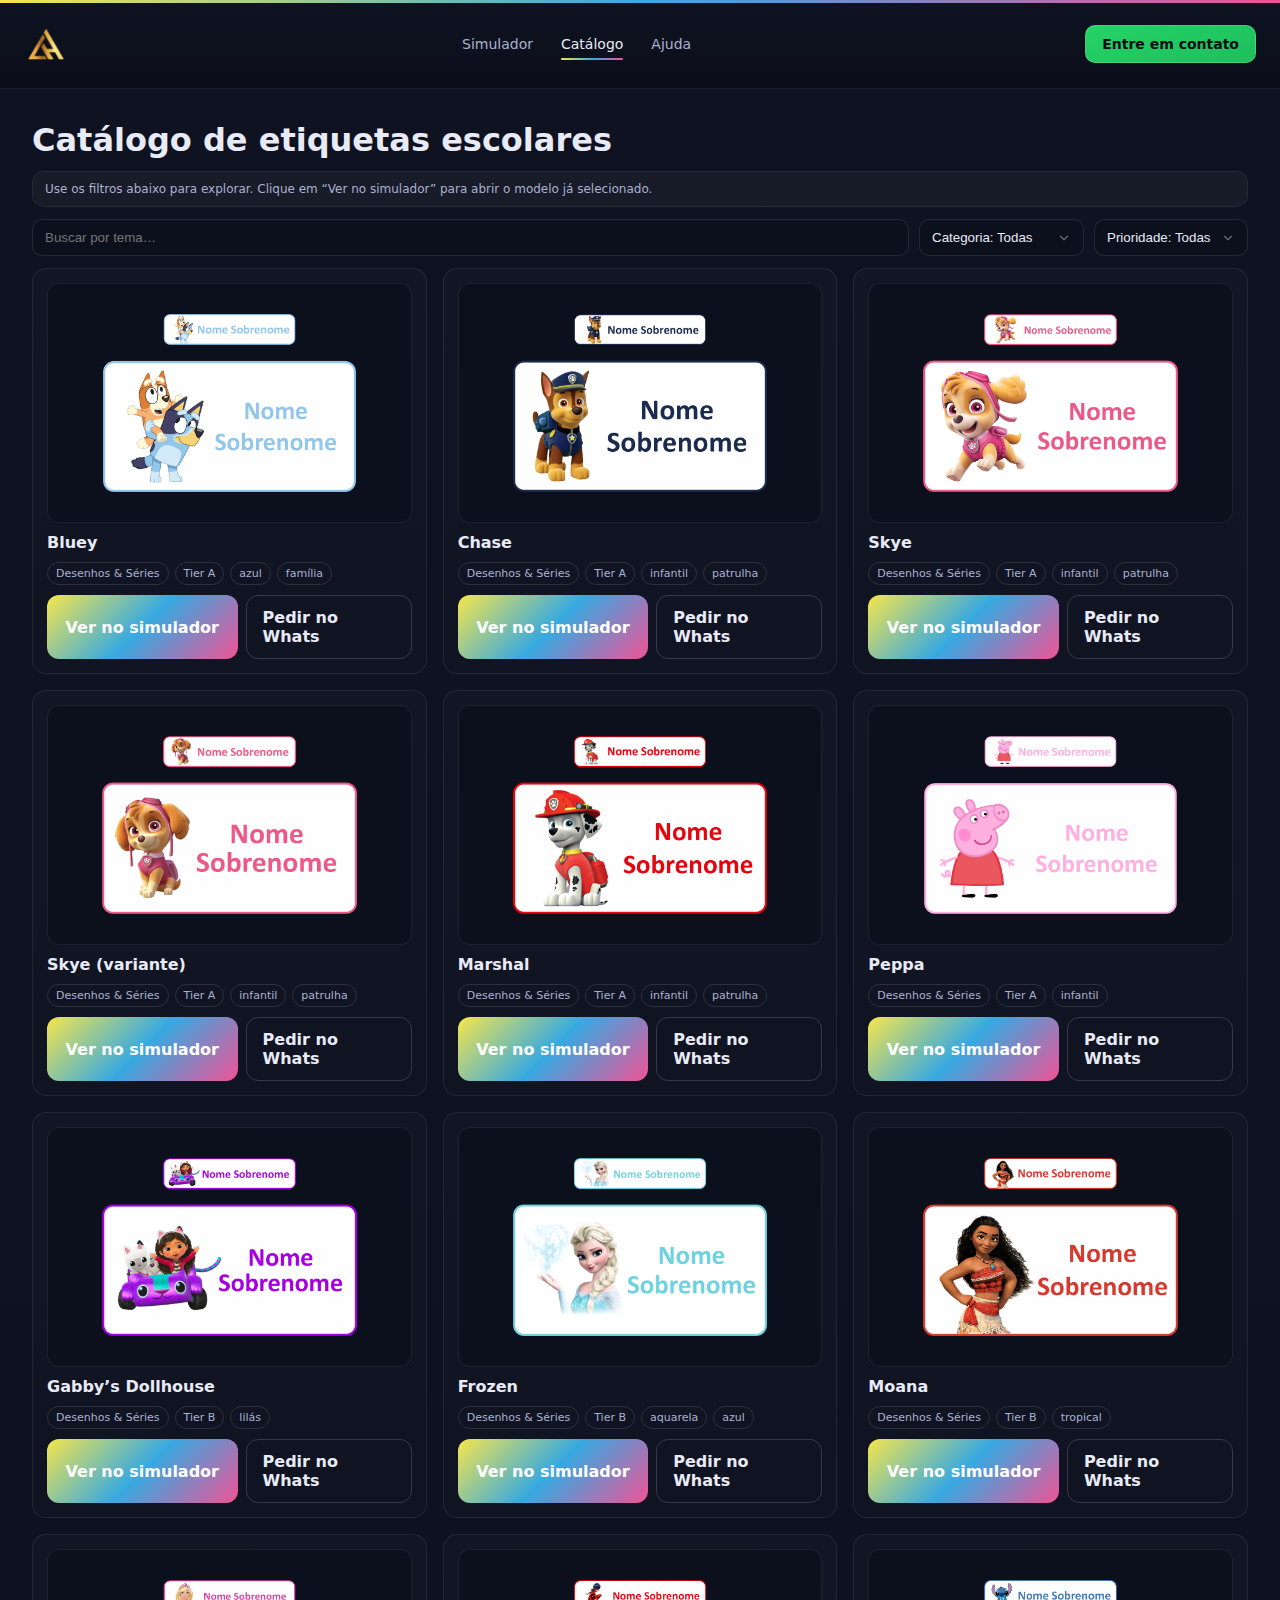
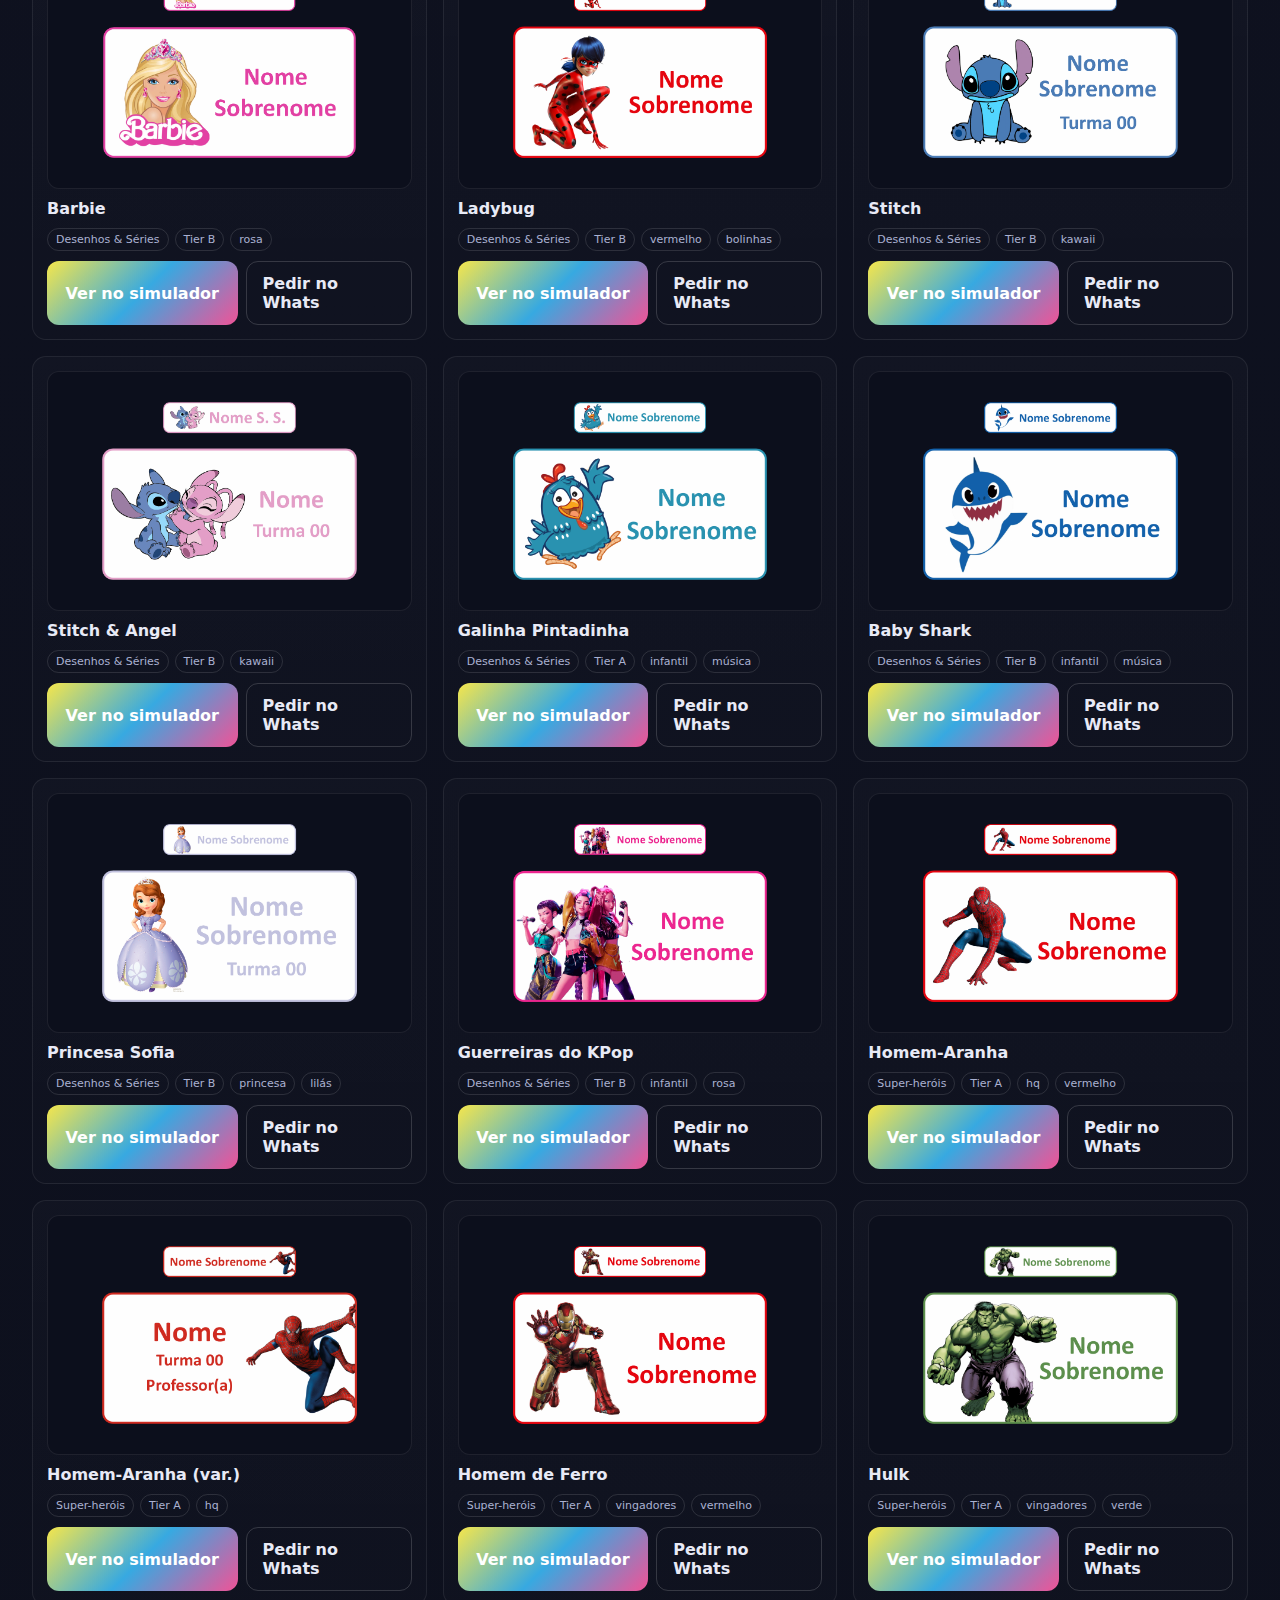
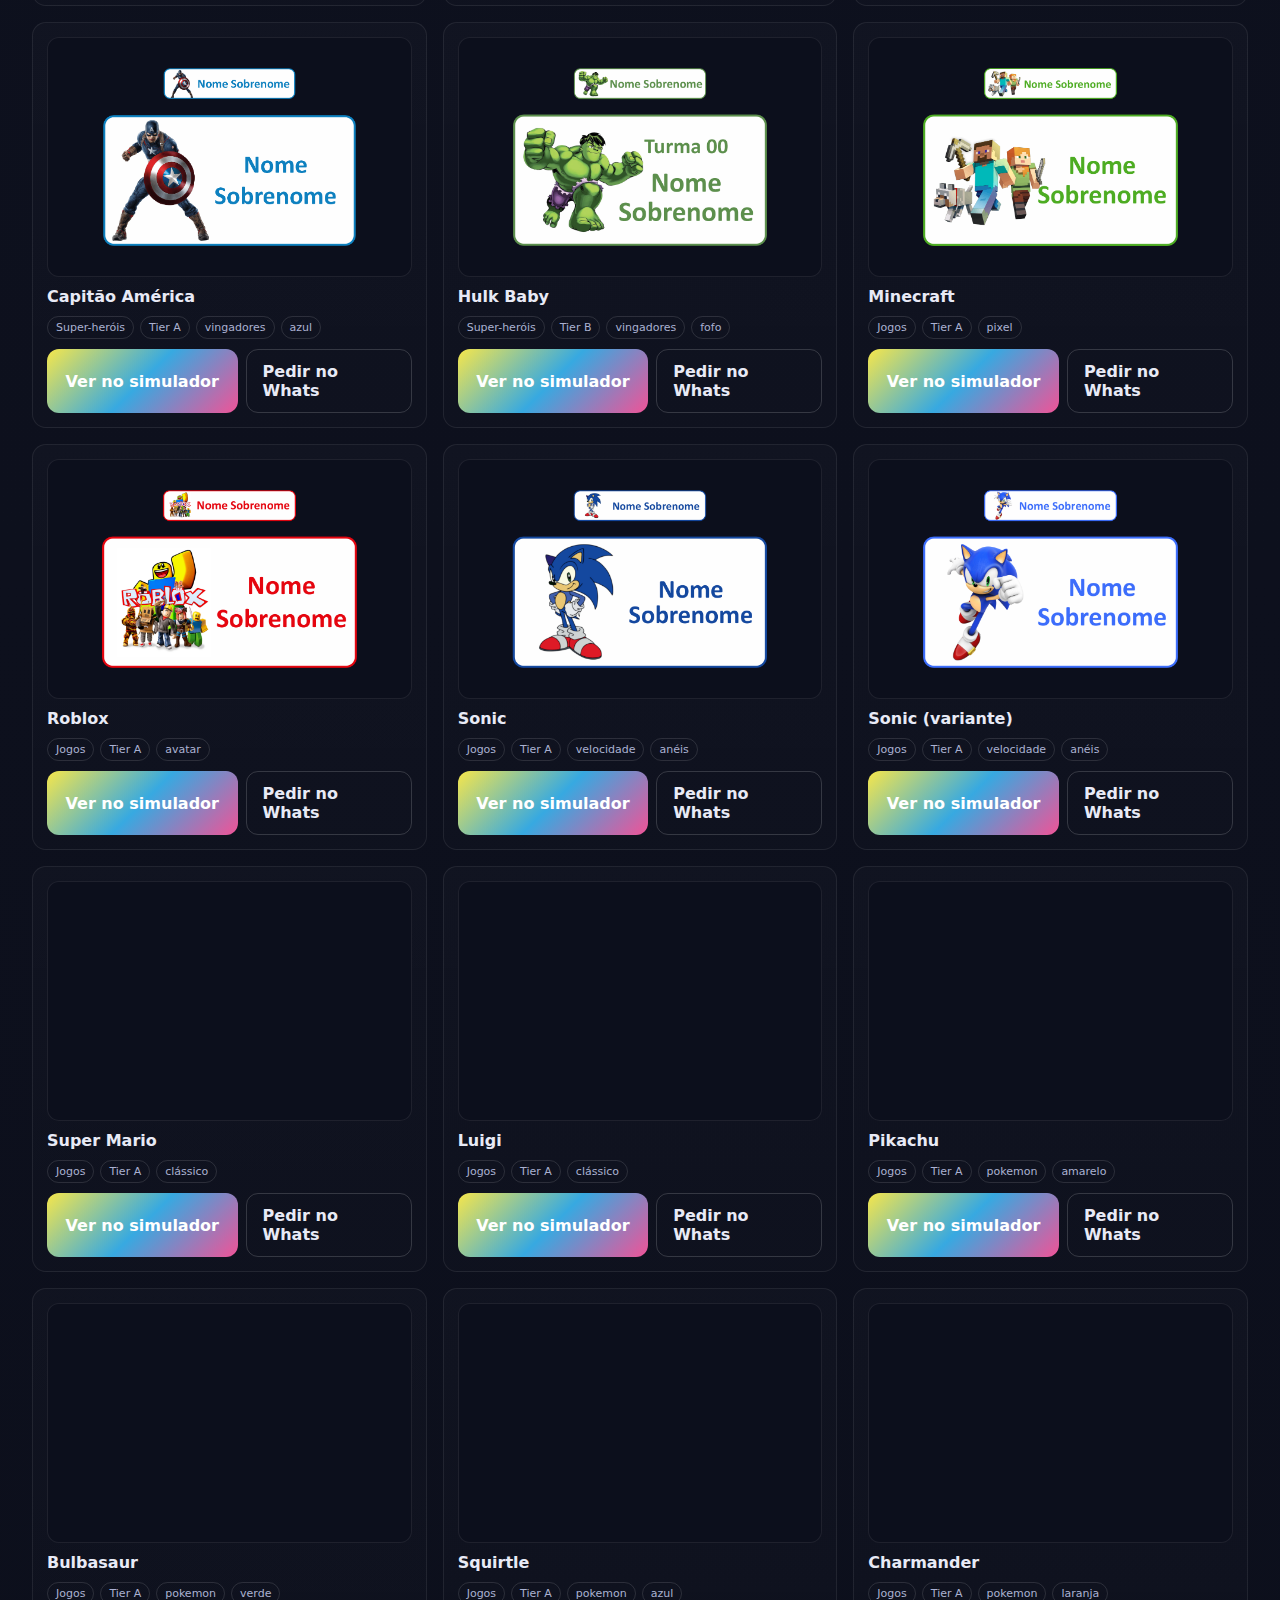
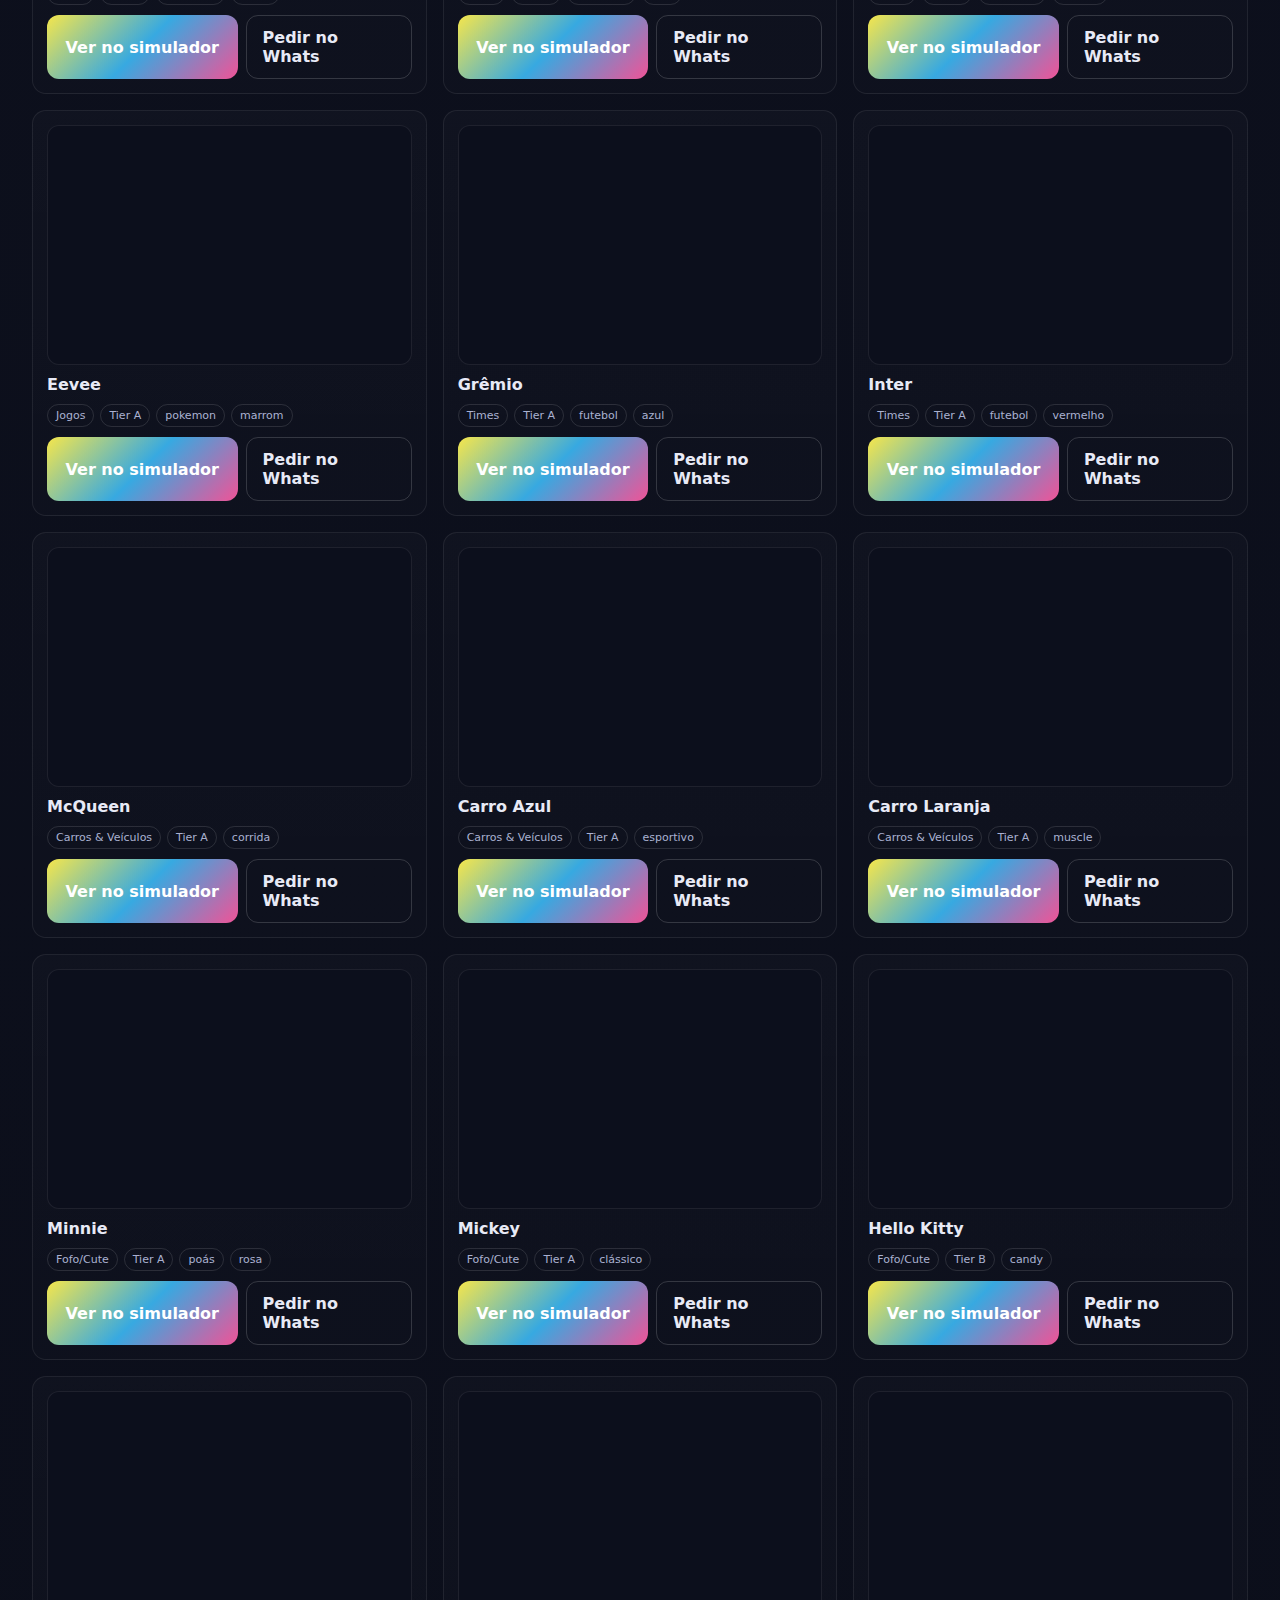
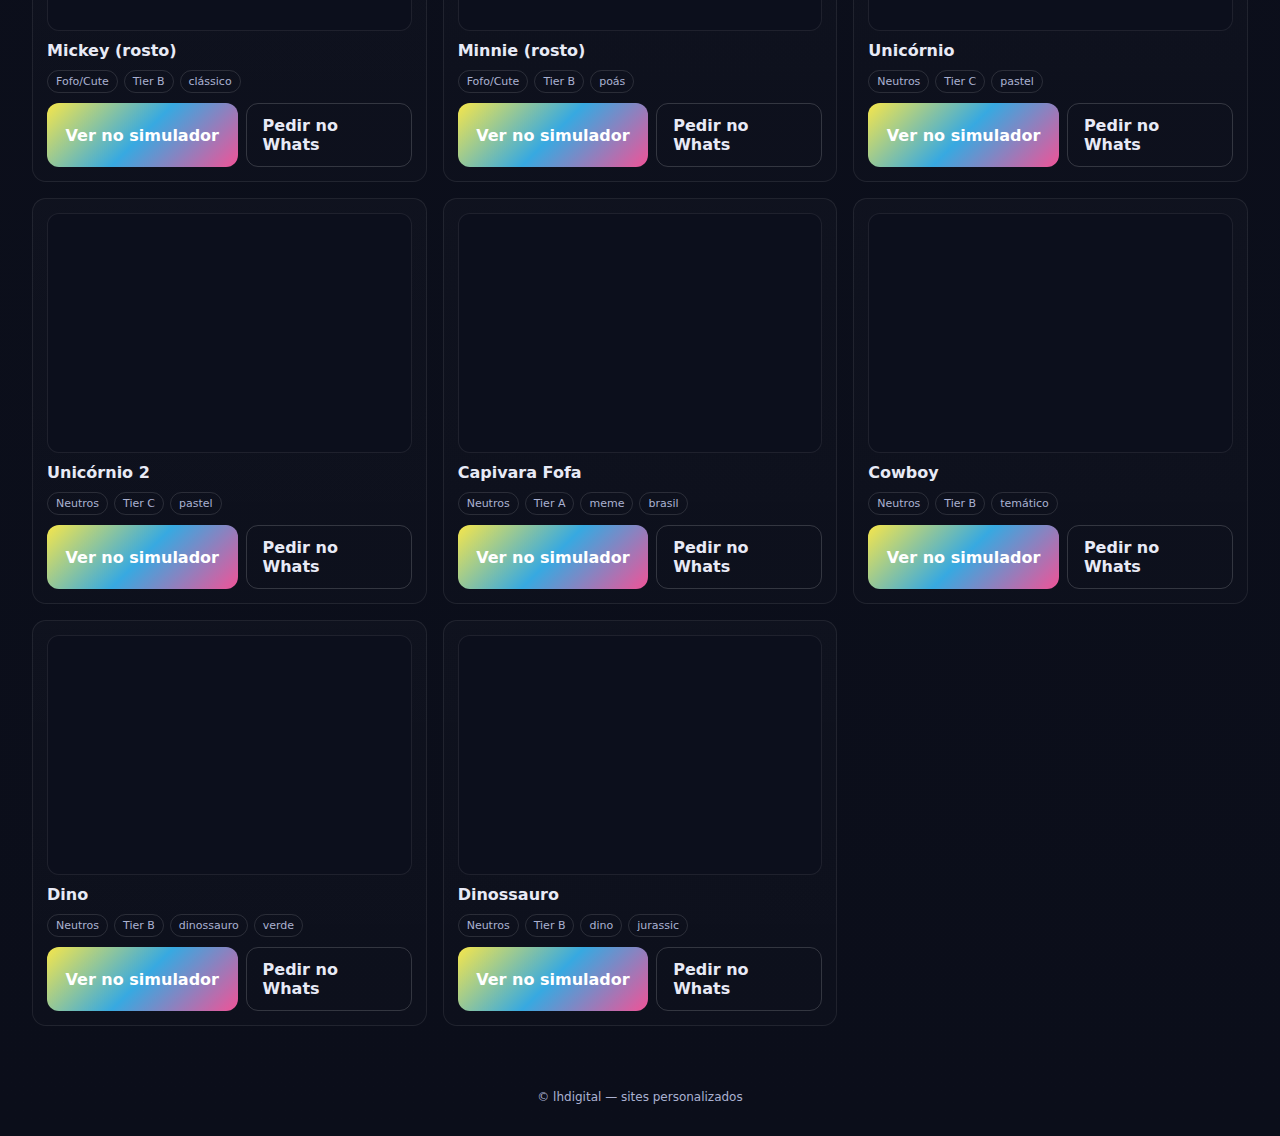
<file: catalogo.html>
<!doctype html>
<html lang="pt-BR">

<head>
  <meta charset="utf-8">
  <meta name="viewport" content="width=device-width,initial-scale=1,viewport-fit=cover">
  <title>CenterGraf — Catálogo de Etiquetas</title>
  <link rel="icon" href="assets/favicon.ico" type="image/png">
  <meta name="description" content="Catálogo de etiquetas por segmentos (Pré-escolar, Fundamental I, Tweens, Neutros).">
  <meta name="theme-color" content="#0f1220">
  <link rel="stylesheet" href="css/style.css">
  <link rel="stylesheet" href="css/catalogo.css">

</head>

<body>
  <header class="site-header">
    <div class="header-inner">

      <div class="header-left">
        <img class="logo" src="assets/logo.png" alt="CenterGraf">
      </div>

      <nav class="header-nav desktop-nav">
        <a href="/centergraf/">Simulador</a>
        <a href="/centergraf/catalogo" class="active">Catálogo</a>
        <a href="/centergraf/#duvidas">Ajuda</a>
      </nav>

      <div class="header-right desktop-nav">
        <a href="https://wa.me/555137821165" target="_blank" class="btn whats header-cta">
          Entre em contato
        </a>
      </div>

      <!-- Botão mobile -->
      <button class="menu-toggle" id="menuToggle" aria-label="Abrir menu">
        ☰
      </button>

    </div>
  </header>

  <!-- Menu lateral -->
  <div class="mobile-menu" id="mobileMenu">
    <a href="/centergraf/">Simulador</a>
    <a href="/centergraf/catalogo">Catálogo</a>
    <a href="/centergraf/#duvidas">Ajuda</a>
    <a href="https://wa.me/555137821165" target="_blank" class="btn whats block">
      Entre em contato
    </a>
  </div>

  <div class="menu-overlay" id="menuOverlay"></div>

  <main class="page">

    <h1>Catálogo de etiquetas escolares</h1>

    <p class="note">
      Use os filtros abaixo para explorar.
      Clique em “Ver no simulador” para abrir o modelo já selecionado.
    </p>

    <div class="controls">
      <input id="q" type="search" placeholder="Buscar por tema…">

      <select id="catSelect">
        <option value="">Categoria: Todas</option>
        <option>Desenhos & Séries</option>
        <option>Super-heróis</option>
        <option>Jogos</option>
        <option>Times</option>
        <option>Carros & Veículos</option>
        <option>Fofo/Cute</option>
        <option>Neutros</option>
      </select>

      <select id="tierSelect">
        <option value="">Prioridade: Todas</option>
        <option>Tier A</option>
        <option>Tier B</option>
        <option>Tier C</option>
      </select>
    </div>

    <div id="list" class="grid" aria-live="polite"></div>
  </main>

  <footer>© lhdigital — sites personalizados</footer>

  <script>
    // CONFIG
    let WHATSAPP_NUMBER = '5551993745430';
    const SIMULADOR_URL = '/centergraf/';

    // --- CONTROLE DE PARÂMETROS (herda e propaga entre telas)
    const qs = new URLSearchParams(location.search);

    const modoPapelaria = qs.has('papelaria') || qs.get('hidewhats') === '1';
    // --- zap opcional (coerente com o simulador)
    if (qs.has('zap')) {
      WHATSAPP_NUMBER = qs.get('zap').replace(/[^\d]/g, '');
    }
    const passParams = new URLSearchParams();
    ['papelaria', 'hidewhats', 'zap'].forEach(k => {
      if (qs.has(k)) passParams.set(k, qs.get(k) || '');
    });

    // Preenche o "Voltar ao simulador" já com os mesmos parâmetros
    const back = document.getElementById('backSim');
    if (back) back.href = SIMULADOR_URL + (passParams.toString() ? `?${passParams}` : '');


    // DATA — mapeado para segmentos/tier/tags segundo o guia.
    const ITEMS = [
      // Desenhos & Séries
      I('bluey', 'Bluey', 'bluey.png', 'Desenhos & Séries', 'Tier A', ['azul', 'família'], '#92C6EB'),
      I('chase', 'Chase', 'chase.png', 'Desenhos & Séries', 'Tier A', ['infantil', 'patrulha'], '#1B2B4E'),
      I('skye', 'Skye', 'skye.png', 'Desenhos & Séries', 'Tier A', ['infantil', 'patrulha'], '#EC5986'),
      I('skye2', 'Skye (variante)', 'skye2.png', 'Desenhos & Séries', 'Tier A', ['infantil', 'patrulha'], '#EC5986'),
      I('marshal', 'Marshal', 'marshal.png', 'Desenhos & Séries', 'Tier A', ['infantil', 'patrulha'], '#E5050F'),
      I('peppa', 'Peppa', 'peppa.png', 'Desenhos & Séries', 'Tier A', ['infantil'], '#FFB0DF'),
      I('gabbys', 'Gabby’s Dollhouse', 'gabbys.png', 'Desenhos & Séries', 'Tier B', ['lilás'], '#A600E2'),
      I('frozen', 'Frozen', 'frozen.png', 'Desenhos & Séries', 'Tier B', ['aquarela', 'azul'], '#6ED3E0'),
      I('moana', 'Moana', 'moana.png', 'Desenhos & Séries', 'Tier B', ['tropical'], '#D63A2E'),
      I('barbie', 'Barbie', 'barbie.png', 'Desenhos & Séries', 'Tier B', ['rosa'], '#E240A3'),
      I('ladybug', 'Ladybug', 'ladybug.png', 'Desenhos & Séries', 'Tier B', ['vermelho', 'bolinhas'], '#E5050F'),
      I('stitch', 'Stitch', 'stitch.png', 'Desenhos & Séries', 'Tier B', ['kawaii'], '#4A7BB5'),
      I('stitch-angel', 'Stitch & Angel', 'stitch-angel.png', 'Desenhos & Séries', 'Tier B', ['kawaii'], '#E39EC7'),
      I('galinha-pintadinha', 'Galinha Pintadinha', 'galinha-pintadinha.png', 'Desenhos & Séries', 'Tier A', ['infantil', 'música'], '#0D80BF'),
      I('baby-shark', 'Baby Shark', 'baby-shark.png', 'Desenhos & Séries', 'Tier B', ['infantil', 'música'], '#FAD61E'),
      I('princesa-sofia', 'Princesa Sofia', 'princesa-sofia.png', 'Desenhos & Séries', 'Tier B', ['princesa', 'lilás'], '#A600E2'),
      I('guerreiraskpop', 'Guerreiras do KPop', 'guerreiraskpop.png', 'Desenhos & Séries', 'Tier B', ['infantil', 'rosa'], '#EC268F'),

      // Super-heróis
      I('homem-aranha', 'Homem-Aranha', 'homem-aranha.png', 'Super-heróis', 'Tier A', ['hq', 'vermelho'], '#E5050F'),
      I('homem-aranha2', 'Homem-Aranha (var.)', 'homem-aranha2.png', 'Super-heróis', 'Tier A', ['hq'], '#CF2A20'),
      I('homem-ferro', 'Homem de Ferro', 'homem-ferro.png', 'Super-heróis', 'Tier A', ['vingadores', 'vermelho'], '#E5050F'),
      I('hulk', 'Hulk', 'hulk.png', 'Super-heróis', 'Tier A', ['vingadores', 'verde'], '#5C8F4C'),
      I('capitao-america', 'Capitão América', 'capitao-america.png', 'Super-heróis', 'Tier A', ['vingadores', 'azul'], '#0D80BF'),
      I('hulk-baby', 'Hulk Baby', 'hulk-baby.png', 'Super-heróis', 'Tier B', ['vingadores', 'fofo'], '#5C8F4C'),

      // Jogos
      I('minecraft', 'Minecraft', 'minecraft.png', 'Jogos', 'Tier A', ['pixel'], '#4DAC22'),
      I('roblox', 'Roblox', 'roblox.png', 'Jogos', 'Tier A', ['avatar'], '#E5050F'),
      I('sonic', 'Sonic', 'sonic.png', 'Jogos', 'Tier A', ['velocidade', 'anéis'], '#14489F'),
      I('sonic2', 'Sonic (variante)', 'sonic2.png', 'Jogos', 'Tier A', ['velocidade', 'anéis'], '#3C6DFB'),
      I('mario', 'Super Mario', 'mario.png', 'Jogos', 'Tier A', ['clássico'], '#E5050F'),
      I('luigi', 'Luigi', 'luigi.png', 'Jogos', 'Tier A', ['clássico'], '#4DAC22'),

      // Pokémon
      I('pikachu', 'Pikachu', 'pikachu.png', 'Jogos', 'Tier A', ['pokemon', 'amarelo'], '#FAD61E'),
      I('bulbasaur', 'Bulbasaur', 'bulbasaur.png', 'Jogos', 'Tier A', ['pokemon', 'verde'], '#79A75B'),
      I('squirtle', 'Squirtle', 'squirtle.png', 'Jogos', 'Tier A', ['pokemon', 'azul'], '#52A3A9'),
      I('charmander', 'Charmander', 'charmander.png', 'Jogos', 'Tier A', ['pokemon', 'laranja'], '#F47932'),
      I('eevee', 'Eevee', 'eevee.png', 'Jogos', 'Tier A', ['pokemon', 'marrom'], '#BD8946'),

      // Times
      I('gremio', 'Grêmio', 'gremio.png', 'Times', 'Tier A', ['futebol', 'azul'], '#0D80BF'),
      I('inter', 'Inter', 'inter.png', 'Times', 'Tier A', ['futebol', 'vermelho'], '#E5050F'),

      // Carros & Veículos
      I('mcqueen', 'McQueen', 'mcqueen.png', 'Carros & Veículos', 'Tier A', ['corrida'], '#E5050F'),
      I('carro-azul', 'Carro Azul', 'carro-azul.png', 'Carros & Veículos', 'Tier A', ['esportivo'], '#2A7CD3'),
      I('carro-laranja', 'Carro Laranja', 'carro-laranja.png', 'Carros & Veículos', 'Tier A', ['muscle'], '#F58634'),

      // Fofo/Cute
      I('minnie', 'Minnie', 'minnie.png', 'Fofo/Cute', 'Tier A', ['poás', 'rosa'], '#E5050F'),
      I('mickey', 'Mickey', 'mickey.png', 'Fofo/Cute', 'Tier A', ['clássico'], '#E5050F'),
      I('hello-kitty', 'Hello Kitty', 'hello-kitty.png', 'Fofo/Cute', 'Tier B', ['candy'], '#EE3E41'),
      I('mickey-rosto', 'Mickey (rosto)', 'mickey-rosto.png', 'Fofo/Cute', 'Tier B', ['clássico'], '#E5050F'),
      I('minnie-rosto', 'Minnie (rosto)', 'minnie-rosto.png', 'Fofo/Cute', 'Tier B', ['poás'], '#E5050F'),

      // Neutros
      I('unicornio', 'Unicórnio', 'unicornio.png', 'Neutros', 'Tier C', ['pastel'], '#DFAFF6'),
      I('unicornio2', 'Unicórnio 2', 'unicornio2.png', 'Neutros', 'Tier C', ['pastel'], '#EC268F'),
      I('capivara', 'Capivara Fofa', 'capivara.png', 'Neutros', 'Tier A', ['meme', 'brasil'], '#F58634'),
      I('cowboy', 'Cowboy', 'cowboy.png', 'Neutros', 'Tier B', ['temático'], '#A96A23'),
      I('dino', 'Dino', 'dino.png', 'Neutros', 'Tier B', ['dinossauro', 'verde'], '#4DAC22'),
      I('dinossauro', 'Dinossauro', 'dinossauro.png', 'Neutros', 'Tier B', ['dino', 'jurassic'], '#79A75B'),
    ];

    function I(id, nome, arquivo, segmento, tier, tags = [], cor = null) {
      return { id, nome, arquivo, segmento, tier, tags, cor };
    }

    const listEl = document.getElementById('list');
    const segSel = document.getElementById('catSelect');
    const tierSel = document.getElementById('tierSelect');
    const q = document.getElementById('q');

    function render() {
      const seg = segSel.value;
      const tier = tierSel.value;
      const term = q.value.toLowerCase().trim();

      const data = ITEMS.filter(it =>
        (!seg || it.segmento === seg) &&
        (!tier || it.tier === tier) &&
        (!term ||
          it.nome.toLowerCase().includes(term) ||
          it.tags.some(t => String(t).toLowerCase().includes(term))
        )
      );

      listEl.innerHTML = '';
      data.forEach(it => listEl.appendChild(card(it)));
      if (!data.length) {
        listEl.innerHTML = `<p class="note">Nenhum item encontrado com os filtros atuais.</p>`;
      }
    }

    function card(it) {
      const el = document.createElement('article'); el.className = 'card';

      // Monta link para o simulador preservando parâmetros + personagem
      const simQS = new URLSearchParams(passParams);
      simQS.set('personagem', it.id);
      if (it.cor) simQS.set('cor', it.cor);
      const simHref = `${SIMULADOR_URL}?${simQS.toString()}`;

      // Link do Whats (mostra somente se não estiver em modo papelaria)
      const whatsHref = `https://wa.me/${WHATSAPP_NUMBER}?text=${encodeURIComponent('Quero etiquetas do tema: ' + it.nome)}`;

      el.innerHTML = `
    <div class="thumb"><img alt="${it.nome}" src="assets/etiquetas/${it.id}_preview.png" loading="lazy"></div>
    <div class="title">${it.nome}</div>
    <div class="badges">
      <span class="badge">${it.segmento}</span>
      <span class="badge">${it.tier}</span>
      ${it.tags.map(t => `<span class="badge">${t}</span>`).join('')}
    </div>
    <div class="actions">
      <a class="btn" href="${simHref}" rel="noopener">Ver no simulador</a>
      ${!modoPapelaria ? `<a class="btn secondary" href="${whatsHref}" target="_blank" rel="noopener">Pedir no Whats</a>` : ''}
    </div>`;
      return el;
    }

    segSel.addEventListener('change', render);
    tierSel.addEventListener('change', render);
    q.addEventListener('input', render);
    render();
  </script>
</body>

</html>
</file>
<file: css/style.css>
:root {
  --bg: #0f1220;
  --card: #161a2b;
  --ink: #e8eaf6;
  --muted: #aab1d1;
  --accent-gradient: linear-gradient(135deg, #f6e64b, #37a9e1, #f05397);
  --radius: 14px;
  --gap: 16px;
}

* {
  box-sizing: border-box
}

html,
body {
  margin: 0;
  padding: 0;
  overflow-x: hidden;
  background: #0b0e1a
}

body {
  font-family: system-ui, -apple-system, Segoe UI, Roboto, Arial, sans-serif;
  background: linear-gradient(180deg, var(--bg), #0b0e1a);
  color: var(--ink)
}

body {
  padding-left: env(safe-area-inset-left);
  padding-right: env(safe-area-inset-right);
}

main,
footer {
  max-width: 1280px;
  margin: 0 auto;
  padding: clamp(16px, 4vw, 32px);
}

img,
canvas {
  max-width: 100%;
  height: auto;
  display: block;
}

footer {
  color: var(--muted);
  font-size: 12px;
  text-align: center
}

/* Botões */
.btn {
  display: inline-flex;
  align-items: center;
  justify-content: center;
  gap: 10px;
  padding: 12px 16px;
  border-radius: 12px;
  border: 1px solid rgba(255, 255, 255, .16);
  background: #1a1f33;
  color: var(--ink);
  font-weight: 600;
  text-decoration: none;
  cursor: pointer;
}

.btn.cta {
  background: var(--accent-gradient);
  color: #111;
  font-weight: 700;
  border: none;
}

.btn.secondary {
  background: transparent;
  color: var(--ink)
}

.btn.whats {
  background: linear-gradient(160deg, #25D366, #1ebe5d);
  color: #0a0d18
}

/* Header padrão (igual ao simulador) */
.site-header::before {
  content: "";
  position: absolute;
  top: 0;
  left: 0;
  width: 100%;
  height: 3px;
  background: linear-gradient(90deg, #f6e64b, #37a9e1, #f05397);
}

.site-header {
  width: 100%;
  padding: 8px;
  position: sticky;
  top: 0;
  z-index: 50;
  background: linear-gradient(180deg, #0f1220, #0b0e1a);
  border-bottom: 1px solid rgba(255, 255, 255, .06);
}

.header-cta {
  padding: 10px 16px;
  font-size: 14px;
  border-radius: 10px;
}

.header-inner {
  max-width: 1280px;
  margin: 0 auto;
  padding: 14px 16px;
  display: flex;
  align-items: center;
  justify-content: space-between;
  gap: 16px;
}

.header-left .logo {
  height: 44px;
  width: auto
}

.header-nav {
  display: flex;
  justify-content: center;
  gap: 28px
}

.header-nav a {
  color: var(--muted);
  text-decoration: none;
  font-size: 14px;
  font-weight: 500;
  position: relative;
}

.header-nav a:hover {
  color: var(--ink)
}

.header-nav a.active {
  color: var(--ink)
}

.header-nav a.active::after {
  content: "";
  position: absolute;
  left: 0;
  right: 0;
  bottom: -8px;
  height: 2px;
  background: linear-gradient(90deg, #f6e64b, #37a9e1, #f05397);
  border-radius: 2px;
}

/* ===== MOBILE HEADER ===== */

.menu-toggle {
  display: none;
  background: none;
  border: none;
  color: var(--ink);
  font-size: 28px;
  cursor: pointer;
}

/* Menu lateral */
.mobile-menu {
  position: fixed;
  top: 0;
  right: -280px;
  width: 260px;
  height: 100vh;
  background: #111425;
  display: flex;
  flex-direction: column;
  gap: 18px;
  padding: 80px 20px 20px;
  transition: .3s ease;
  z-index: 100;
}

.mobile-menu a {
  text-decoration: none;
  color: var(--ink);
  font-size: 16px;
}

.mobile-menu.open {
  right: 0;
}

/* Overlay */
.menu-overlay {
  position: fixed;
  inset: 0;
  background: rgba(0, 0, 0, .5);
  opacity: 0;
  pointer-events: none;
  transition: .3s;
  z-index: 90;
}

.menu-overlay.show {
  opacity: 1;
  pointer-events: auto;
}

/* Mobile behavior */
@media (max-width:900px) {

  .desktop-nav {
    display: none;
  }

  .menu-toggle {
    display: block;
  }

}
</file>
<file: css/catalogo.css>
.page {
  max-width: 1280px;
  margin: 0 auto;
  padding: 32px clamp(16px, 4vw, 32px)
}

h1 {
  font-size: 32px;
  margin: 0 0 12px;
}

.note {
  font-size: 12px;
  color: var(--muted);
  background: rgba(255, 255, 255, .04);
  border: 1px solid rgba(255, 255, 255, .06);
  border-radius: 12px;
  padding: 10px 12px
}

.controls {
  display: flex;
  gap: 10px;
  flex-wrap: wrap;
  margin: 12px 0
}

#q {
  flex: 1;
  min-width: 260px;
}

select,
input[type="search"] {
  background: #0c0f1c;
  color: var(--ink);
  border: 1px solid rgba(255, 255, 255, .1);
  border-radius: 10px;
  padding: 10px 12px
}

select {
  appearance: none;
  background-image: url("data:image/svg+xml;charset=UTF-8,%3csvg xmlns='http://www.w3.org/2000/svg' viewBox='0 0 24 24' fill='none' stroke='rgba(255,255,255,0.4)' stroke-width='2' stroke-linecap='round' stroke-linejoin='round'%3e%3cpolyline points='6 9 12 15 18 9'%3e%3c/polyline%3e%3c/svg%3e");
  background-repeat: no-repeat;
  background-position: right 12px center;
  background-size: 14px;
  padding-right: 36px;
}

@media (max-width: 640px) {
  #q {
    width: 100%;
    flex: none;
  }

  .controls select {
    flex: 1;
  }
}

.grid {
  display: grid;
  gap: var(--gap);
  grid-template-columns: repeat(3, 1fr)
}

@media (max-width:980px) {
  .grid {
    grid-template-columns: repeat(2, 1fr)
  }
}

@media (max-width:640px) {
  .grid {
    grid-template-columns: 1fr
  }
}

.card {
  background: linear-gradient(180deg, rgba(255, 255, 255, .02), rgba(255, 255, 255, .01));
  border: 1px solid rgba(255, 255, 255, .08);
  border-radius: var(--radius);
  padding: 14px;
  display: flex;
  flex-direction: column;
  gap: 10px
}

.card .thumb {
  background: #0c0f1c;
  border: 1px solid rgba(255, 255, 255, .08);
  border-radius: 12px;
  display: grid;
  place-items: center;
  overflow: hidden;
  height: 240px;
}

.card .thumb img {
  max-width: 90%;
  max-height: 75%;
  object-fit: contain
}

.title {
  display: flex;
  align-items: center;
  gap: 8px;
  font-weight: 700
}

.badges {
  display: flex;
  gap: 6px;
  flex-wrap: wrap
}

.badge {
  font-size: 11px;
  color: var(--muted);
  border: 1px solid rgba(255, 255, 255, .12);
  border-radius: 999px;
  padding: 4px 8px
}

.actions {
  display: flex;
  gap: 8px;
  flex-wrap: wrap;
  margin-top: auto
}

.actions .btn:not(.secondary) {
  flex: 1.2;
  background: var(--accent-gradient);
  color: #fff;
  border: none;
}

.actions .btn.secondary {
  flex: 1;
}
</file>
